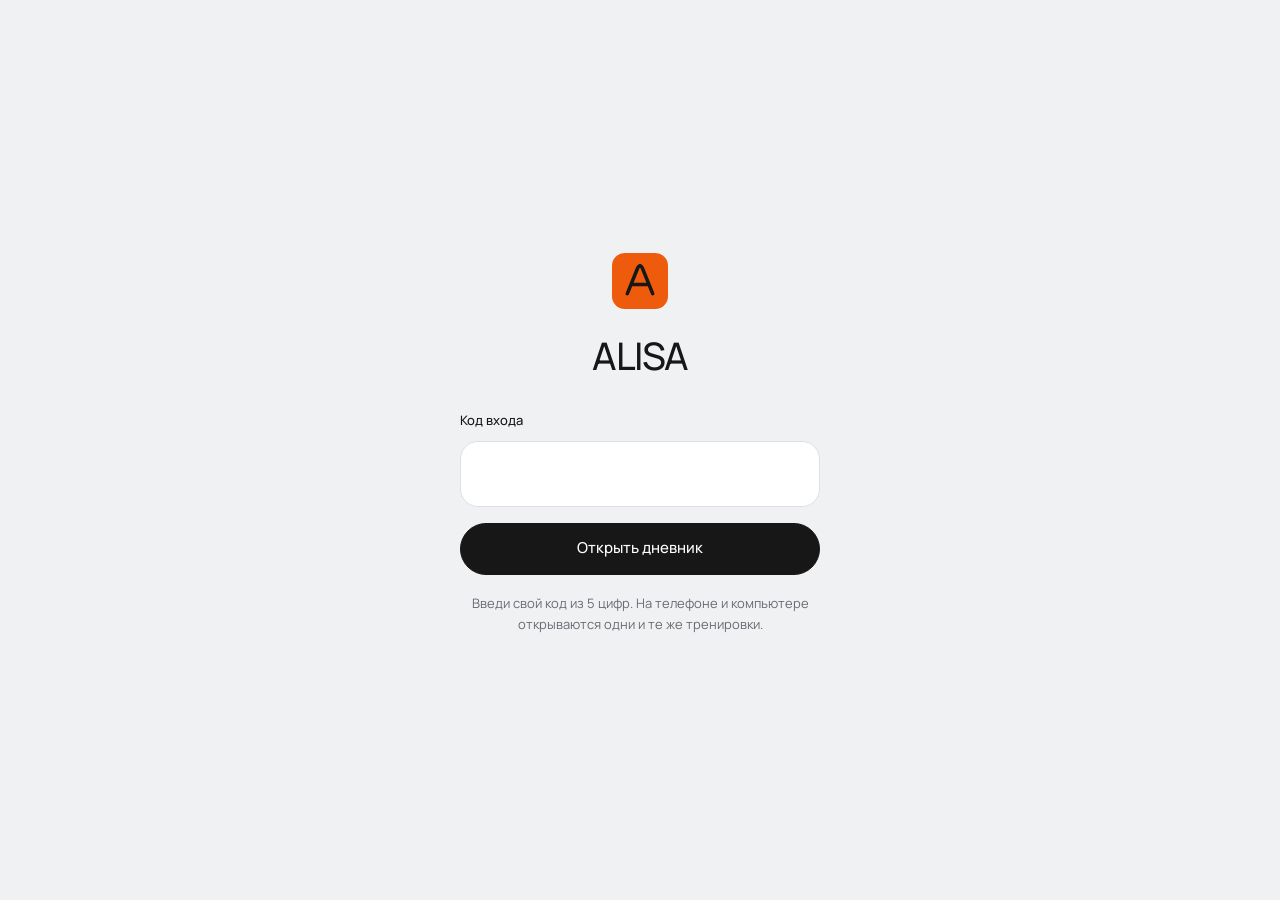
<file: index.html>
<!doctype html><html lang="ru"><head><meta charset="utf-8"><meta name="viewport" content="width=device-width,initial-scale=1,viewport-fit=cover"><meta name="theme-color" content="#EF5B0C"><meta name="apple-mobile-web-app-capable" content="yes"><meta name="apple-mobile-web-app-status-bar-style" content="default"><title>ALISA · Мой дневник</title><link rel="icon" href="icon.svg" type="image/svg+xml"><link rel="apple-touch-icon" href="icon.svg"><link rel="manifest" href="manifest.webmanifest"><link rel="stylesheet" href="style.css?v=plan35"></head><body><div id="app"></div><script src="app.js?v=plan35" defer></script><script>if('serviceWorker' in navigator)window.addEventListener('load',()=>navigator.serviceWorker.register('./sw.js').catch(()=>{}));</script></body></html>
</file>
<file: style.css>
@import url('https://fonts.googleapis.com/css2?family=Manrope:wght@400;500;600;700;800&display=swap');
:root{--bg:#f0f1f3;--card:#ffffff;--ink:#171717;--muted:#73757a;--line:#e4e5e8;--accent:#ef5b0c;--accent-strong:#d94c00;--accent-soft:#dfe5f2;--accent-pale:#e5eaf5;--shadow:0 12px 38px rgba(67,33,49,.045);color-scheme:light}
*{box-sizing:border-box}html{scroll-behavior:smooth}body{margin:0;background:var(--bg);color:var(--ink);font:14px/1.6 Manrope,-apple-system,BlinkMacSystemFont,"Segoe UI",sans-serif;-webkit-font-smoothing:antialiased}button,input,textarea,select{font:inherit}button{cursor:pointer;transition:background .16s ease,transform .16s ease,border-color .16s ease}button:active{transform:scale(.985)}button:focus-visible,input:focus-visible,textarea:focus-visible,select:focus-visible{outline:3px solid #f5ad83;outline-offset:2px}button:disabled{opacity:.45;cursor:not-allowed}button,.pill{border:1px solid var(--line);background:#fff;border-radius:12px;padding:10px 14px;color:var(--ink);font-size:13px;font-weight:700;min-height:42px}button:hover{background:#f3f4f6;border-color:#d9dce2}button.primary{background:var(--accent);color:#fff;border-color:var(--accent);font-weight:800;box-shadow:0 6px 18px rgba(201,120,147,.17)}button.primary:hover{background:var(--accent-strong);border-color:var(--accent-strong)}button.small{padding:7px 11px;font-size:12px;min-height:34px;border-radius:10px}.shell{display:flex;max-width:1240px;margin:0 auto;min-height:100dvh}.side{width:244px;padding:30px 18px;border-right:1px solid var(--line);background:#fff;flex-shrink:0;display:flex;flex-direction:column;gap:12px}.brand{display:flex;align-items:center;gap:12px;font-size:22px;font-weight:800;letter-spacing:.045em;color:var(--ink);margin-bottom:22px}.brand-mark{width:38px;height:38px;display:grid;place-items:center;background:var(--accent-soft);border-radius:13px;color:var(--accent-strong)}.brand-mark svg{width:25px;height:25px}.brand small{display:block;color:var(--accent);font-size:9px;text-transform:uppercase;letter-spacing:.15em;font-weight:800}.nav{display:grid;gap:6px}.nav button{text-align:left;display:flex;align-items:center;gap:13px;border:0;background:transparent;padding:13px 14px;color:#6d6269;font-weight:650;border-radius:13px;width:100%;font-size:13px}.nav button.on{background:var(--accent-soft);color:var(--accent-strong);font-weight:800}.nav button .lucide-icon{width:19px;height:19px;flex-shrink:0}.nav button:hover{background:#f3f4f6}.side .note{margin-top:auto}.main{width:100%;max-width:980px;min-width:0;padding:36px 44px 100px}.eyebrow,.tag{color:var(--accent-strong);font-weight:800;text-transform:uppercase;letter-spacing:.14em;font-size:10px}h1{font-size:clamp(27px,3.4vw,36px);line-height:1.25;font-weight:800;margin:5px 0 7px;letter-spacing:-1.15px}h2{font-size:19px;letter-spacing:-.45px;line-height:1.4;margin:0 0 13px;font-weight:800}h3{font-size:15px;margin:0 0 11px;font-weight:800}p{margin:7px 0}small,.muted{color:var(--muted)}.lead{margin:0 0 23px;color:var(--muted);font-size:13px}.card{background:var(--card);border:1px solid var(--line);border-radius:19px;padding:21px;margin:14px 0;box-shadow:var(--shadow)}.row{display:flex;align-items:center;gap:9px;flex-wrap:wrap}.between{justify-content:space-between}.stack{display:grid;gap:12px}.two{display:grid;grid-template-columns:1fr 1fr;gap:12px}.three{display:grid;grid-template-columns:repeat(3,1fr);gap:12px}.tag{display:inline-block;margin-bottom:4px}input,select,textarea{border:1px solid #dddfe4;background:#fff;border-radius:11px;padding:11px 12px;width:100%;min-width:0;color:var(--ink);transition:border-color .15s ease,box-shadow .15s ease;font-size:14px}input:focus,select:focus,textarea:focus{border-color:var(--accent);box-shadow:0 0 0 3px #fff0e6}input::placeholder,textarea::placeholder{color:#b4a6ad}input[type=checkbox]{width:20px;height:20px;accent-color:var(--accent);cursor:pointer}input[type=file]{padding:9px;font-size:12px}label{display:grid;gap:6px;font-size:11px;letter-spacing:.01em;font-weight:800;color:#73757a}.field{max-width:190px}.fields{display:flex;gap:12px;flex-wrap:wrap;align-items:flex-end}.daybar{display:grid;grid-template-columns:repeat(7,minmax(0,1fr));gap:8px}.day{border:1px solid var(--line);border-radius:13px;min-width:0;min-height:84px;padding:11px 4px;text-align:center;background:#fff;font-size:12px;font-weight:600}.day small{display:block;text-transform:capitalize;font-size:11px}.day b{display:block;font-size:20px;letter-spacing:-.6px;margin:2px 0}.day.active{background:var(--accent-soft);border-color:#ddb1c2;color:#913f60}.day span{display:block;font-size:10px;white-space:nowrap;overflow:hidden;text-overflow:ellipsis;color:var(--accent-strong);font-weight:800}.sep{border:0;border-top:1px solid var(--line);margin:19px 0}.set{display:grid;grid-template-columns:31px minmax(0,1.05fr) minmax(0,1fr) minmax(0,1fr) 38px 34px;gap:9px;align-items:center;margin:9px 0}.set input:not([type=checkbox]){padding:12px 7px;text-align:center;font-size:15px;font-weight:800;font-variant-numeric:tabular-nums;background:#fff}.sethead{color:#9f9097;font-size:11px;font-weight:800;margin-top:17px}.sethead div{font-variant-numeric:tabular-nums}.set>span:first-child{font-size:12px;font-weight:800;color:#ab9aa2}.prev{background:var(--accent-pale);border-radius:9px;padding:13px 5px;text-align:center;font-size:13px;color:#795e6a;font-weight:750;font-variant-numeric:tabular-nums;white-space:nowrap}.bottom{position:fixed;bottom:0;left:0;right:0;display:none;background:rgba(255,255,255,.97);border-top:1px solid var(--line);padding:9px 8px calc(9px + env(safe-area-inset-bottom));backdrop-filter:blur(18px);box-shadow:0 -8px 28px #59394808;z-index:20}.bottom button{min-width:0;border:0;background:transparent;padding:5px 2px;flex:1;display:flex;flex-direction:column;gap:3px;align-items:center;justify-content:center;border-radius:12px;color:#978890;font-size:10px;font-weight:750;min-height:48px}.bottom button .lucide-icon{width:21px;height:21px}.bottom button.on{color:var(--accent-strong);background:var(--accent-pale)}.bottom button:hover{background:var(--accent-pale)}.note{background:var(--accent-pale);border:1px solid #f3e5ea;color:#7e6570;border-radius:13px;padding:13px 14px;font-size:12px;line-height:1.7}.metric{font-size:30px;font-weight:800}.table{border-collapse:collapse;width:100%;font-size:12px}.table td,.table th{padding:11px 10px;border-bottom:1px solid var(--line);text-align:left;vertical-align:top}.table th{background:var(--accent-pale);font-weight:800;color:#775762}.table tr:last-child td{border-bottom:0}.report .table td{white-space:pre-line}.nowrap{white-space:nowrap}.action{margin-top:17px}.exercise-title{font-weight:800;font-size:15px;line-height:1.48;letter-spacing:-.16px}.clock{font-variant-numeric:tabular-nums}.hide{display:none!important}.lucide-icon{display:inline-block;width:18px;height:18px;vertical-align:middle;stroke:currentColor;fill:none;stroke-width:1.85;stroke-linecap:round;stroke-linejoin:round}.outline-icon{display:inline-flex;align-items:center;justify-content:center}.report .card{border-color:var(--line)}.report h2{color:var(--accent-strong)}.workout-summary{padding:13px 16px;border:1px solid var(--line);border-radius:14px;background:#fff}.workout-summary strong{color:var(--accent-strong)}.app-header{padding-bottom:7px;margin-bottom:10px}.report .table th{position:sticky;top:0}
@media(max-width:780px){.side{display:none}.bottom{display:flex}.main{padding:23px 17px 110px;max-width:none}.card{padding:17px;border-radius:17px;margin:13px 0;box-shadow:0 8px 24px rgba(67,33,49,.035)}h1{font-size:29px;letter-spacing:-.95px}.lead{margin-bottom:19px}.daybar{gap:5px}.day{min-height:73px;padding:9px 2px;border-radius:11px;font-size:11px}.day b{font-size:17px}.day small{font-size:10px}.day span{font-size:9px}.two{grid-template-columns:1fr}.three{grid-template-columns:repeat(2,1fr)}.set{grid-template-columns:21px minmax(0,1.1fr) minmax(0,1fr) minmax(0,1fr) 27px 30px;gap:5px;margin:7px 0}.set input:not([type=checkbox]){font-size:14px;padding:11px 3px}.sethead{font-size:10px}.prev{padding:12px 2px;font-size:11px}.set button.small{padding:3px 0;min-height:32px}.set input[type=checkbox]{width:18px;height:18px}.field{max-width:none;flex:1;min-width:120px}.fields{gap:10px}.exercise-title{font-size:15px}.report .table{font-size:11px}.report .table td,.report .table th{padding:8px 5px}.report.card{padding:12px}.report h2{font-size:18px}}@media(max-width:360px){.main{padding-left:11px;padding-right:11px}.daybar{gap:3px}.day b{font-size:15px}.set{gap:3px}.prev{font-size:10px}}@media print{.side,.bottom,.noprint,.action{display:none!important}.main{padding:0}.card{box-shadow:none}.report{max-width:none}body{background:white}}

/* FOXY 0.5 — mobile-first workout journal and reports */
.report-date-grid{display:grid;grid-template-columns:repeat(auto-fit,minmax(150px,1fr));gap:9px;margin-top:12px}
.date-option{display:flex;gap:9px;align-items:center;padding:11px 12px;background:#fff;border:1px solid var(--line);border-radius:12px;font-size:12px;cursor:pointer}
.date-option:has(input:checked){background:var(--accent-pale);border-color:#e6baca;color:var(--accent-strong)}
.comparison-card{padding:16px}.report-brand{color:var(--accent-strong);font-size:20px;font-weight:800;letter-spacing:.11em}.report-brand span{font-size:10px;font-weight:700;color:var(--muted);letter-spacing:.14em}
.comparison-scroll{overflow-x:auto;-webkit-overflow-scrolling:touch;scrollbar-color:#dac4cc transparent;margin-top:12px}
.comparison-table{border-collapse:separate;border-spacing:0;width:100%;min-width:520px;table-layout:fixed;font-size:12px}
.comparison-table thead th{background:var(--accent-soft);color:#775762;font-size:11px;font-weight:800;white-space:nowrap}
.comparison-table th,.comparison-table td{border-right:1px solid var(--line);border-bottom:1px solid var(--line);padding:13px 11px;text-align:left;vertical-align:top;overflow-wrap:anywhere}
.comparison-table th:first-child{width:35%}.comparison-table tr th:last-child,.comparison-table tr td:last-child{border-right:0}
.comparison-table tbody th{background:#fff;font-weight:700;color:var(--ink)}.comparison-table tbody td{background:#fff;font-variant-numeric:tabular-nums}
.comparison-set{white-space:nowrap;padding-bottom:4px;font-weight:650}.comparison-set small{font-size:10px;color:var(--accent)}
.comparison-table thead th:first-child{border-top-left-radius:9px}.comparison-table thead th:last-child{border-top-right-radius:9px}
@media(max-width:780px){
 .bottom button{font-size:9px;min-height:53px;padding:5px 1px}.bottom button .lucide-icon{width:19px;height:19px}
 .sethead{display:none}
 .set:not(.sethead){display:grid;grid-template-columns:32px minmax(0,1fr) minmax(0,1fr) 38px;grid-template-areas:"number previous previous check" ". weight reps remove";align-items:center;column-gap:10px;row-gap:7px;background:#fff;padding:11px 10px;border:1px solid var(--line);border-radius:12px;margin:10px 0}
 .set:not(.sethead)>span:first-child{grid-area:number;font-size:15px;color:var(--accent-strong);text-align:center}
 .set:not(.sethead)>.prev{grid-area:previous;text-align:left;padding:7px 10px;font-size:12px}
 .set:not(.sethead)>.prev:before{content:"Было   ";color:#99818d;font-size:10px;font-weight:700}
 .set:not(.sethead)>input[aria-label="Вес"]{grid-area:weight}
 .set:not(.sethead)>input[aria-label="Повторы"]{grid-area:reps}
 .set:not(.sethead)>input[type="checkbox"]{grid-area:check;justify-self:center}
 .set:not(.sethead)>button{grid-area:remove;justify-self:center;width:30px}
 .set:not(.sethead)>input:not([type="checkbox"]){width:100%;text-align:center;padding:13px 5px;font-size:16px;border-radius:10px;background:#fcfafb}
 .report-date-grid{grid-template-columns:repeat(2,minmax(0,1fr))}
 .comparison-card{padding:11px}.comparison-table{font-size:11px;min-width:460px}.comparison-table th,.comparison-table td{padding:10px 7px}.comparison-set{font-size:11px}
}
@media print{.comparison-scroll{overflow:visible}.comparison-table{min-width:0}}

/* Clear labels and comfortable touch targets during a workout. */
.set-weight,.set-reps,.set-done{min-width:0}
.set-weight>span,.set-reps>span{display:none}
.set-done{display:flex;align-items:center;justify-content:center;min-height:44px;cursor:pointer}
.set-done input[type=checkbox]{width:24px;height:24px}
.sr-only{position:absolute;width:1px;height:1px;padding:0;margin:-1px;overflow:hidden;clip:rect(0,0,0,0);white-space:nowrap;border:0}
:root{--muted:#686b72}
button.primary{background:var(--accent-strong);border-color:var(--accent-strong)}
@media(max-width:780px){
 input,select,textarea{font-size:16px}
 .main{padding-bottom:calc(110px + env(safe-area-inset-bottom))}
 .workout-exercise>.row{align-items:flex-start;flex-wrap:nowrap}
 .workout-exercise>.row>div{flex:1;min-width:0}
 .workout-exercise>.row>button{flex-shrink:0;min-height:44px}
 .set:not(.sethead){grid-template-columns:28px minmax(0,1fr) minmax(0,1fr) 44px;column-gap:8px}
 .set:not(.sethead)>.set-weight{grid-area:weight}
 .set:not(.sethead)>.set-reps{grid-area:reps}
 .set:not(.sethead)>.set-done{grid-area:check;min-width:44px;min-height:44px}
 .set-weight>span,.set-reps>span{display:block;font-size:11px;color:#686b72}
 .set-weight input,.set-reps input{min-height:48px;font-size:16px;text-align:center;font-weight:800;font-variant-numeric:tabular-nums;padding:10px 4px}
 .set:not(.sethead)>button{min-height:44px;width:44px}
 .set:has(.set-done input:checked){background:var(--accent-pale);border-color:#d9b2c1}
}
@media(prefers-reduced-motion:reduce){html{scroll-behavior:auto}button,input,textarea,select{transition:none}button:active{transform:none}}

.workout-summary{display:flex;gap:8px 18px;flex-wrap:wrap;justify-content:space-between;margin:16px 0}
.workout-summary span{font-size:12px;color:var(--muted)}
.workout-exercise button .lucide-icon{width:16px;height:16px}
@media(max-width:780px){.workout-summary{display:grid;gap:4px}.set:not(.sethead)>button .lucide-icon{width:18px;height:18px}}

/* Final responsive and accessibility details. */
.report-scroll{overflow-x:auto;-webkit-overflow-scrolling:touch}
.report-scroll .table{min-width:420px}
textarea{min-height:96px;resize:vertical}
.workout-exercise .exercise-title{overflow-wrap:anywhere}
@media(max-width:780px){
 .bottom button{font-size:10px;color:#686b72}
 .set .set-done input[type=checkbox]{width:24px;height:24px}
 .fields>label{min-width:0}
 .workout-exercise .fields{margin-top:16px}
 .report-scroll{margin:0 -4px}
}
@media print{.report-scroll{overflow:visible}.report-scroll .table{min-width:0}.workout-summary{display:none}}

.nav-label-mobile{display:none}
@media(max-width:780px){.bottom .nav-label-full{display:none}.bottom .nav-label-mobile{display:block}.bottom button{gap:4px;font-size:10px}}
@media(max-width:380px){.bottom{padding-left:4px;padding-right:4px}.bottom button{font-size:9px}}

.sync-status{font-size:12px;line-height:1.6;color:var(--muted);margin:0 0 18px;overflow-wrap:anywhere}
#cloudStatus{margin:18px 0}
#syncConflict{border:1px solid #d9b2c1;border-radius:12px;padding:14px;background:var(--accent-pale)}
[hidden]{display:none!important}

.pin-screen{min-height:100dvh;display:grid;place-items:center;padding:32px 22px;background:var(--bg)}
.pin-panel{width:100%;max-width:360px;text-align:center}
.pin-panel h1{margin-top:18px;font-size:38px;letter-spacing:-1px}
.pin-panel form{margin-top:32px;text-align:left}
.pin-panel label{font-size:13px;color:var(--ink)}
.pin-panel input{margin:10px 0 16px;min-height:60px;font-size:28px;text-align:center;letter-spacing:12px;padding-left:24px}
.pin-panel button{width:100%;min-height:52px;font-size:15px}
.pin-message{font-size:13px;line-height:1.65;color:var(--muted);margin-top:18px;text-align:center;min-height:48px}

.program-card summary{display:flex;align-items:center;justify-content:space-between;gap:16px;cursor:pointer;list-style:none;min-height:48px}
.program-card summary::-webkit-details-marker{display:none}
.program-card summary strong{display:block;font-size:18px;letter-spacing:-.3px}
.program-card summary small{display:block;margin-top:3px}
.program-card summary>.lucide-icon{flex-shrink:0;transition:transform .18s ease}
.program-card[open] summary>.lucide-icon{transform:rotate(180deg)}
.program-content{border-top:1px solid var(--line);margin-top:14px;padding-top:4px}
.program-exercises{margin-top:12px}
.program-exercise{padding:12px 0;border-bottom:1px solid var(--line);flex-wrap:nowrap;align-items:flex-start}
.program-exercise>span{min-width:0;overflow-wrap:anywhere;flex:1}
.program-exercise>button{flex-shrink:0;min-height:44px}
@media(max-width:780px){.metric-form .fields{display:grid;grid-template-columns:repeat(2,minmax(0,1fr));align-items:start}.metric-form .field{min-width:0;max-width:none;width:100%}.metric-form input,.metric-form select{min-height:48px;font-size:16px}.metric-form button.primary{min-height:48px;width:100%}.metric-form label{font-size:12px}.program-card{padding:16px}}
@media(max-width:440px){.metric-form .fields{grid-template-columns:minmax(0,1fr)}}

/* Mobile diary */
:root{--muted:#686b72}
.app-header{display:flex;align-items:flex-start;justify-content:space-between;gap:16px;margin-bottom:24px}.app-header h1{margin:0;font-size:28px;letter-spacing:-.8px}.app-header .sync-status{margin:6px 0 0;max-width:240px;text-align:right;font-size:11px;line-height:1.4}.brand{letter-spacing:0}.main{padding-top:28px}.card{box-shadow:none}.full{width:100%}.section-heading{display:flex;justify-content:space-between;align-items:center;gap:12px}.section-heading h2{margin:0}.badge{display:inline-block;font-size:11px;font-weight:600;color:var(--accent-strong);background:var(--accent-soft);padding:4px 9px;border-radius:8px;white-space:nowrap}.start-card{background:var(--accent-pale);border-color:#dce1ec}.start-card label{margin-top:20px}.start-card h2{font-size:20px}.stat-grid{display:grid;grid-template-columns:1fr 1fr;gap:12px;margin:18px 0}.stat{padding:18px;border:1px solid var(--line);border-radius:16px;background:#fff}.stat strong{display:block;font-size:30px;line-height:1.3;letter-spacing:-1px}.stat span{display:block;font-size:12px;color:var(--muted);margin-top:6px}.calendar-controls{display:flex;align-items:center;justify-content:space-between;gap:8px;margin:18px 0 12px;font-size:12px;text-align:center}.calendar-controls button{min-width:44px;padding:7px}.daybar{gap:5px}.day{padding:8px 2px;min-height:78px;border:0;background:transparent;border-radius:12px}.day b{font-size:18px}.day small{font-size:11px}.day span{min-height:14px;height:14px}.day.active{background:var(--accent-strong);color:#fff;border-color:transparent}.day.active small{color:#fff}.day-mark{display:flex;align-items:center;justify-content:center;color:var(--accent-strong)}.day.active .day-mark{color:#fff}.session-line{display:flex;align-items:center;justify-content:space-between;gap:12px;padding-top:16px}.session-line small{display:block}.tabs{display:flex;gap:4px;padding:4px;background:#eee7e9;border-radius:12px;margin:0 0 18px}.tabs button{flex:1;border:0;background:transparent;box-shadow:none;padding:10px 7px;font-size:12px;min-width:0}.tabs button.selected{background:#fff;color:var(--accent-strong);box-shadow:0 1px 3px #17171710}.metric-form{display:grid;gap:16px}.metric-form label{font-size:12px;max-width:none;color:var(--muted)}.metric-form input,.metric-form select{width:100%;min-height:50px;font-size:16px}.measurement{display:flex;align-items:flex-start;justify-content:space-between;gap:14px;padding:16px 0;border-bottom:1px solid var(--line)}.measurement:last-child{border:0;padding-bottom:0}.measurement>div{min-width:0}.measurement strong{font-size:13px;display:block}.measurement-value{display:block;font-size:22px;font-weight:700}.measurement small{display:block;font-size:11px;overflow-wrap:anywhere}.measurement p{font-size:13px;overflow-wrap:anywhere}.measurement button{flex-shrink:0;width:44px;height:44px;padding:10px}.empty{color:var(--muted);padding:12px 0;font-size:13px}.weight-chart{display:block;width:100%;height:auto;max-height:180px;margin-top:10px}.activity-chart{display:grid;grid-template-columns:repeat(8,minmax(0,1fr));gap:8px;margin-top:20px}.activity-col{text-align:center;font-size:12px}.activity-col small{font-size:9px;white-space:nowrap}.activity-track{height:84px;display:flex;align-items:flex-end;background:var(--accent-pale);border-radius:6px;margin:5px 0;overflow:hidden}.activity-track i{display:block;width:100%;background:var(--accent);min-height:2px;border-radius:6px}.history-item h2{font-size:17px}.history-item .section-heading{align-items:flex-start}.workout-summary{position:sticky;top:0;z-index:5;background:var(--bg);border-bottom:1px solid var(--line);padding:12px 0}.workout-summary span{font-size:11px}.set input{font-variant-numeric:tabular-nums}.workout-exercise .fields{display:grid;grid-template-columns:100px minmax(0,1fr);align-items:end}.workout-exercise .fields label{min-width:0!important;max-width:none}.workout-exercise .exercise-title{font-size:16px;line-height:1.5}.program-card summary strong{font-size:19px}.program-content{border-top:1px solid var(--line);margin-top:18px;padding-top:4px}details>summary{cursor:pointer;min-height:44px}.program-exercise{padding:14px 0}.program-exercise span{font-size:13px}.report-date-grid{max-height:260px;overflow:auto}.sync-status{overflow-wrap:anywhere}button.small{min-height:44px}.tag{font-size:11px;text-transform:none;letter-spacing:0}.main>div,.main>section,.card,form,label{min-width:0}.card input[type=date]{min-width:0;max-width:100%}.fields{gap:14px}label{font-size:12px}.note{font-size:12px}.row>button{max-width:100%}button{display:inline-flex;align-items:center;justify-content:center;gap:6px}.nav button{justify-content:flex-start}.bottom button{display:flex}.pin-panel>p{display:none}
@media(max-width:780px){
 .main{padding:20px 16px calc(100px + env(safe-area-inset-bottom))}.app-header{display:block;margin-bottom:18px}.app-header h1{font-size:26px}.app-header .sync-status{text-align:left;margin-top:6px;max-width:none;font-size:10px}.card{padding:18px;border-radius:16px;margin:14px 0}.bottom{display:grid;grid-template-columns:repeat(5,minmax(0,1fr));gap:0;padding:7px 5px calc(7px + env(safe-area-inset-bottom));background:#fff;border-top:1px solid var(--line);box-shadow:0 -4px 20px #17171705}.bottom button{min-width:0;min-height:56px;padding:5px 0;flex-direction:column;gap:4px;font-size:10px;line-height:1.2;border-radius:10px;white-space:normal}.bottom button span{max-width:68px}.bottom .lucide-icon{width:21px;height:21px}.bottom button.on{background:var(--accent-pale);color:var(--accent-strong)}input,textarea,select{font-size:16px;min-height:48px}button{min-height:46px}.stat{padding:16px}.stat span{font-size:11px}.start-card h2{font-size:18px}.fields{display:grid;grid-template-columns:repeat(2,minmax(0,1fr))}.field{max-width:none;width:100%}.fields>label{min-width:0!important}.fields.action{grid-template-columns:1fr}.workout-exercise>.row.between{align-items:flex-start;flex-wrap:nowrap}.workout-exercise>.row.between>div{min-width:0;flex:1}.workout-exercise>.row.between>button{flex-shrink:0}.workout-exercise .fields{grid-template-columns:1fr 2fr}.workout-exercise{padding:16px}.set{gap:7px}.set .prev{font-size:12px}.set input{padding:9px}.report-scroll,.comparison-scroll{overscroll-behavior-x:contain}.comparison-card{padding:14px}.measurement-value{font-size:21px}.history-item .row button{flex:1}.main>.card>.row.action>button{flex-grow:1}.program-exercise{gap:10px}.program-exercise span{min-width:0;overflow-wrap:anywhere}
}
@media(prefers-reduced-motion:reduce){html{scroll-behavior:auto}button{transition:none}button:active{transform:none}}

/* ALISA / orange, ink and powder blue */
:root{--bg:#f0f1f3;--card:#fff;--ink:#171717;--muted:#686b72;--line:#e4e5e8;--accent:#ef5b0c;--accent-strong:#d94c00;--accent-soft:#dfe5f2;--accent-pale:#e5eaf5;--shadow:none}
body{font-weight:400;line-height:1.5}.side{background:transparent;border:0;padding-top:34px}.brand{font-size:23px;font-weight:600}.nav button{font-weight:500;color:#51545b}.nav button.on{background:#171717;color:#fff;font-weight:500}.nav button:hover{background:#e4e7ed}.nav button.on:hover{background:#303030}.main{padding-top:34px}.app-header{margin-bottom:28px}.app-header h1{font-size:36px;line-height:1.2;letter-spacing:-1.5px;font-weight:500}.app-header .sync-status{font-weight:400;color:var(--muted)}h2{font-size:20px;font-weight:500;letter-spacing:-.5px}h3{font-weight:500}.card{border:0;border-radius:22px;padding:24px;background:#fff;box-shadow:none;margin:16px 0}.start-card{background:#fff}.start-card h2{font-size:21px;font-weight:500}.start-card label{margin-top:18px}.badge{background:#e8ebf2;color:#3d424a;border-radius:20px;font-weight:400;padding:5px 10px}.stat-grid{gap:12px;margin:0 0 16px}.stat{border:0;border-radius:20px;min-height:134px;padding:20px;background:#fff;display:flex;flex-direction:column;justify-content:space-between}.stat strong{font-weight:500;font-size:42px;letter-spacing:-1.5px;line-height:1.1}.stat span{font-size:13px;color:#55585f;max-width:170px}.stat:last-child{background:var(--accent)}.stat:last-child span{color:#2d200f}.dashboard-calendar{background:var(--accent-soft);border-radius:30px}.dashboard-calendar .section-heading button{background:transparent;border:1px solid #aeb7c9;border-radius:22px}.calendar-controls button{background:transparent;border-color:#b9c2d3;border-radius:50%}.day{display:flex;flex-direction:column;justify-content:center;gap:4px;border-radius:24px;font-weight:400}.day b{font-weight:500;font-size:21px}.day small{font-weight:400;color:#585f6e}.day.active{background:#171717;color:#fff}.day.active small{color:#fff}.day.active .day-mark{color:var(--accent)}.day.completed:not(.active){background:#ffffff70}.day-mark{color:#c94600}.calendar-controls{font-weight:400}.day:hover{background:#cfd7e9}.day.active:hover{background:#303030}.dashboard-calendar label{color:#4b5361}.dashboard-calendar input,.dashboard-calendar select{border:0;background:#ffffffb8}.primary,button.primary{background:#171717;border-color:#171717;box-shadow:none;font-weight:500;color:#fff}.primary:hover,button.primary:hover{background:#333;border-color:#333}.start-card .primary{min-height:54px;border-radius:28px}.primary:focus-visible{outline-color:var(--accent)}button{font-weight:500;border-radius:16px;font-size:13px;box-shadow:none}button.small{font-weight:500}.tabs{background:transparent;border-radius:0;padding:0;gap:7px;margin:0 0 20px}.tabs button{border:1px solid #aeb2bc;border-radius:24px;min-height:44px;background:transparent;font-weight:400}.tabs button.selected{color:#fff;background:#171717;border-color:#171717;box-shadow:none}label{font-weight:500;letter-spacing:0;color:#5c616a}.metric-form label{font-size:13px;font-weight:400}.metric-form input,.metric-form select,input,select,textarea{border-color:#dfe2e8;background:#f8f9fb;border-radius:14px;font-weight:400}.metric-form input:focus,.metric-form select:focus,input:focus,select:focus,textarea:focus{border-color:#ef5b0c;box-shadow:0 0 0 3px #ef5b0c15}input[type=checkbox]{accent-color:#171717}.program-card summary strong{font-weight:500;font-size:22px;letter-spacing:-.7px}.program-card summary small{font-weight:400}.program-content{border-color:#e1e4e9}.program-exercise{border-color:#e1e4e9}.program-exercise span{font-weight:400}.program-card .lucide-icon{color:#171717}.history-item{background:var(--accent-soft)}.history-item h2{font-size:20px;font-weight:500}.history-item .badge{background:#ffffffa6}.history-item .row button{background:#fff;border:0;border-radius:22px}.measurement-value{font-size:27px;font-weight:500;letter-spacing:-.8px}.measurement strong{font-weight:500}.measurement{border-color:#e5e7ed}.measurement button{background:transparent;border-color:#e3e5eb}.weight-chart{margin:20px 0 12px}.weight-chart polyline{stroke:#ef5b0c;stroke-width:3}.weight-chart circle{fill:#ef5b0c}.activity-chart{gap:10px}.activity-track{border-radius:30px;background:#f0f1f3;height:120px}.activity-track i{border-radius:30px;background:#ef5b0c}.activity-col strong{font-weight:400;color:#73757a}.activity-col small{color:#525760}.workout-summary{background:var(--bg);border-color:#dfe2e8}.workout-summary strong{font-weight:500}.workout-exercise .exercise-title{font-size:18px;font-weight:500;letter-spacing:-.3px}.set{border-color:#e6e8ed}.set input{background:#f2f4f8}.set .prev{color:#73757a}.set-done{background:#e4e9f3;border-radius:13px}.tag{color:#636872;font-weight:400}.report-brand{font-weight:500;color:#171717}.comparison-table th{background:#e1e7f3;color:#171717}.date-option{background:#f1f3f7;border-color:#e1e4eb}.pin-screen{background:#f0f1f3}.pin-panel h1{font-weight:500;letter-spacing:-1.4px}.pin-panel input{background:#fff;border-color:#dddfe4;border-radius:18px}.pin-panel button.primary{border-radius:28px}.note{color:#686b72}.bottom{box-shadow:none}
@media(max-width:780px){.main{padding:24px 18px calc(114px + env(safe-area-inset-bottom))}.app-header{margin-bottom:24px}.app-header h1{font-size:33px;letter-spacing:-1.3px}.app-header .sync-status{font-size:10px;margin-top:7px}.card{padding:20px;border-radius:22px;margin:14px 0}.stat{padding:18px;min-height:127px;border-radius:18px}.stat strong{font-size:40px}.stat span{font-size:12px}.stat-grid{gap:10px;margin-top:0}.start-card h2{font-size:19px}.dashboard-calendar{border-radius:28px;padding:18px}.daybar{gap:4px}.day{padding:8px 1px;min-height:82px}.day b{font-size:20px}.day small{font-size:10px}.calendar-controls{font-size:11px}.bottom{left:12px;right:12px;bottom:calc(12px + env(safe-area-inset-bottom));width:auto;padding:7px 5px;gap:2px;border:1px solid #ffffffbd;border-radius:32px;background:#ffffffed;box-shadow:0 5px 20px #1717170a;backdrop-filter:blur(16px)}.bottom button{min-height:54px;border-radius:24px;font-size:9px;font-weight:400;gap:4px;line-height:1.15}.bottom button.on{background:#171717;color:#fff}.bottom button span{max-width:60px}.bottom .lucide-icon{width:20px;height:20px}.workout-exercise{padding:17px}.workout-exercise .exercise-title{font-size:17px}.tabs{gap:5px}.tabs button{padding:9px 6px;font-size:12px}.activity-chart{gap:7px}.activity-track{height:115px}.history-item h2{font-size:19px}.metric-form{gap:17px}}
@media(min-width:781px){.dashboard-calendar{padding:26px}.daybar{gap:10px}.start-card .primary{max-width:380px}.stat-grid{grid-template-columns:1fr 1fr}.stat{min-height:145px}.bottom{display:none}}

/* Report and dashboard refinements */
.stat{cursor:pointer;text-align:left;align-items:flex-start;gap:10px;color:#171717}.stat:hover{background:#e7eaf0;border-color:transparent}.stat:focus-visible{outline:3px solid #ef5b0c}.stat-load{grid-column:1/-1;background:#fff!important;min-height:114px}.stat-load strong{font-size:36px}.stat strong small{font-size:18px;font-weight:400;letter-spacing:0}.stat-load span{max-width:none}.stat:last-child span{color:#55585f}.stat:nth-child(2){background:#ef5b0c}.stat:nth-child(2):hover{background:#e75200}.stat:nth-child(2) span{color:#2d200f}.history-load{font-size:15px;color:#171717;margin:10px 0 0;font-variant-numeric:tabular-nums}.training-report{background:#fff!important;color:#171717;max-width:760px;padding:30px;border-radius:20px}.training-report .report-brand{font-size:13px;letter-spacing:2px;font-weight:600;margin-bottom:22px}.report-heading h2{font-size:28px;letter-spacing:-1px;margin:0}.report-heading p{color:#626262;font-size:13px;margin:7px 0 0}.report-total{display:grid;gap:6px;margin:24px 0;border-top:1px solid #ddd;border-bottom:1px solid #ddd;padding:22px 0}.report-total>span{font-size:12px;color:#626262}.report-total strong{font-size:44px;line-height:1.2;font-weight:500;letter-spacing:-1.5px;color:#171717}.report-total small{font-size:21px;font-weight:400;letter-spacing:0}.report-exercise{padding:18px 0;border-bottom:1px solid #ddd;break-inside:avoid}.report-exercise .section-heading{align-items:flex-start;gap:12px}.report-exercise h3{font-size:15px;font-weight:600;margin:0;line-height:1.5}.report-exercise .section-heading>span{white-space:nowrap;font-size:12px;color:#505050;font-variant-numeric:tabular-nums}.report-sets{width:100%;border-collapse:collapse;margin:12px 0 0;font-size:14px;font-variant-numeric:tabular-nums}.report-sets th{text-align:right;font-size:11px;font-weight:400;color:#626262;background:#f2f2f2;padding:8px 10px}.report-sets td{text-align:right;padding:9px 10px;border-bottom:1px solid #f0f0f0;color:#171717}.report-sets th:first-child,.report-sets td:first-child{text-align:left;width:32%}.report-sets tr:last-child td{border-bottom:0}.pending-set td{color:#737373}.report-note{font-size:12px;color:#454545;overflow-wrap:anywhere}.report-facts{display:grid;grid-template-columns:1fr 1fr;gap:16px;margin:24px 0}.report-facts dt{font-size:11px;color:#626262}.report-facts dd{margin:3px 0 0;font-size:18px;font-variant-numeric:tabular-nums}.load-explanation{font-size:11px;line-height:1.6;color:#626262;margin-top:24px}.comparison-card{background:#fff!important;color:#171717}.comparison-card .comparison-table th{background:#ededed;color:#171717}.comparison-card .comparison-table td,.comparison-card .comparison-set,.comparison-card .comparison-set small{color:#171717}.comparison-total td,.comparison-total th{font-weight:600;background:#ededed}.report-actions{margin-bottom:16px}
@media(max-width:780px){.bottom{bottom:calc(4px + env(safe-area-inset-bottom));left:10px;right:10px}.training-report{padding:21px}.training-report .report-brand{margin-bottom:18px}.report-heading h2{font-size:25px}.report-total strong{font-size:41px}.report-exercise .section-heading{flex-direction:column;gap:4px}.report-exercise h3{font-size:15px}.report-exercise{padding:16px 0}.stat-load{min-height:104px}.stat-load strong{font-size:35px}.main{padding-bottom:calc(104px + env(safe-area-inset-bottom))}.app-header h1{font-size:32px}.report-actions button{flex:1}}
@media print{.side,.bottom,.app-header,.noprint,.sync-status{display:none!important}.shell,.main{display:block;width:100%;max-width:none;margin:0;padding:0}.training-report,.comparison-card{border-radius:0;box-shadow:none;margin:0;padding:0;background:white}.report-total strong{color:#000}.report-sets{font-size:12px}.report-exercise{break-inside:avoid}.report-actions{display:none}}

/* Coach tasks, historical records, and session dashboard */
.stat-load .session-metrics{display:grid;grid-template-columns:minmax(0,1fr) minmax(0,1fr);gap:18px;width:100%;max-width:none;margin:0}.stat-load .session-metric{display:grid;gap:5px;max-width:none;margin:0;min-width:0}.stat-load .session-metric+.session-metric{border-left:1px solid var(--line);padding-left:18px}.stat-load .session-metric strong{font-size:30px;font-weight:500;line-height:1.25;letter-spacing:-1px;overflow-wrap:anywhere}.stat-load .session-metric strong small{font-size:15px;white-space:nowrap}.stat-load .session-metric>span{font-size:11px;margin:0}.stat-load>span:last-child{font-size:11px;margin-top:6px}.exercise-guide{margin:18px 0 14px;padding:16px;background:#e5eaf5;border-radius:16px}.exercise-reference .reference-label{display:block;font-size:11px;color:#525b6b;margin-bottom:6px}.exercise-reference p{font-size:14px;margin:5px 0;line-height:1.6}.exercise-reference strong{font-size:17px;font-weight:600;color:#171717;font-variant-numeric:tabular-nums}.exercise-reference small{display:block;font-size:10px;color:#686b72;margin-top:3px}.exercise-reference .reps-record{font-size:11px;margin-top:12px}.exercise-reference .reps-record strong{font-size:13px;white-space:nowrap}.coach-task-text{white-space:pre-wrap;overflow-wrap:anywhere;color:#171717}.coach-task-editor{border-top:1px solid #cdd5e4;margin-top:12px;padding-top:4px}.coach-task-editor summary{font-size:12px;min-height:44px;display:flex;align-items:center;text-decoration:underline;text-underline-offset:3px;color:#343b46}.coach-task-editor textarea{background:#fff;font-size:16px;min-height:84px;resize:vertical}.coach-task-editor label{font-size:11px}.coach-task-editor small{display:block;margin-top:8px;font-size:10px}.exercise-reference{min-width:0}@media(max-width:380px){.stat-load .session-metrics{gap:12px}.stat-load .session-metric+.session-metric{padding-left:12px}.stat-load .session-metric strong{font-size:27px}.exercise-guide{padding:13px}}

.planned-editor{padding:8px 0 16px;border-bottom:1px solid var(--line)}
.planned-row{display:grid;grid-template-columns:auto minmax(0,1fr) minmax(0,1fr) auto;align-items:end;gap:8px;margin:8px 0}
.planned-row>span{align-self:end;padding-bottom:14px}
</file>
